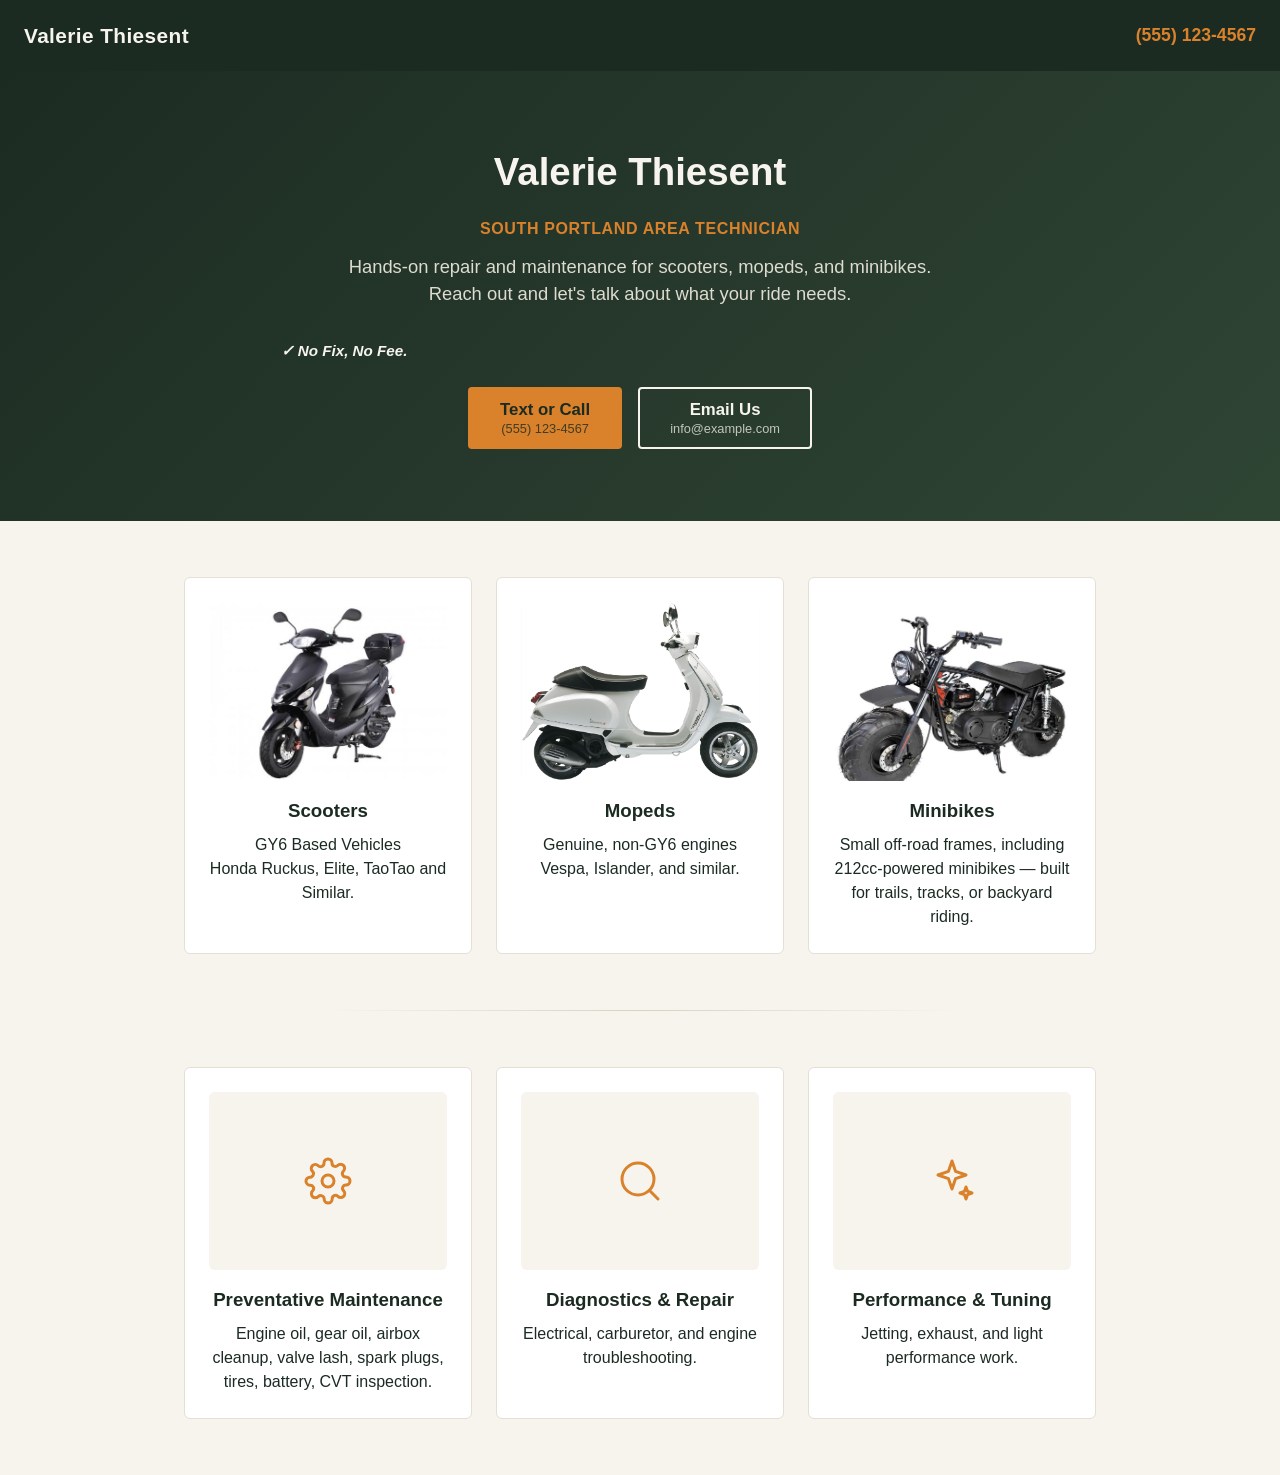
<file: index.html>
<!DOCTYPE html>
<html>
  <head>
    <meta http-equiv="refresh" content="0; url=https://valeriethiesent.github.io/repair/">
    <link rel="canonical" href="https://valeriethiesent.github.io/repair/">
  </head>
  <body>
  </body>
</html>
</file>
<file: repair/styles.css>
/* ===== Theme ===== */
:root {
  --header-green: #1c2b22;
  --panel-green: #2f4534;
  --accent: #d9822b;
  --light: #f7f4ee;
  --dark: #1c2b22;

  /* Layout breakpoints. Note: CSS custom properties can't be used
     inside @media conditions, so the @media rules below still use
     literal px values — keep them in sync with these by hand. */
  --bp-tablet: 960px;
  --bp-desktop: 1500px;
  --panel-width: 480px;
}

* { box-sizing: border-box; margin: 0; padding: 0; }
body {
  font-family: -apple-system, BlinkMacSystemFont, "Segoe UI", Roboto, Arial, sans-serif;
  color: var(--dark);
  background: var(--light);
  line-height: 1.5;
}
header {
  background: var(--header-green);
  color: var(--light);
  padding: 1.25rem 1.5rem;
  display: flex;
  justify-content: space-between;
  align-items: center;
  flex-wrap: wrap;
  gap: 0.5rem;
}
header .logo {
  font-size: 1.3rem;
  font-weight: 700;
  letter-spacing: 0.02em;
}
header a.phone {
  color: var(--accent);
  font-weight: 700;
  text-decoration: none;
  font-size: 1.1rem;
}
.hero {
  text-align: center;
  padding: 4.5rem 1.5rem;
  background: linear-gradient(135deg, var(--header-green), var(--panel-green));
  color: var(--light);
}
.hero h1 {
  font-size: 2.4rem;
  margin-bottom: 1rem;
}
.hero p {
  font-size: 1.15rem;
  max-width: 40rem;
  margin: 0 auto 2rem;
  color: #dedbd0;
}
.hero p.tagline {
  font-size: 1rem;
  font-weight: 600;
  letter-spacing: 0.04em;
  text-transform: uppercase;
  color: var(--accent);
  margin-bottom: 0.75rem;
}
.hero p.promise {
  font-size: 0.95rem;
  font-weight: 600;
  font-style: italic;
  color: var(--light);
  margin: 0 0 1.5rem;
}
.btn {
  display: inline-flex;
  flex-direction: column;
  align-items: center;
  background: var(--accent);
  color: #1c2b22;
  font-weight: 700;
  padding: 0.75rem 2rem;
  border-radius: 4px;
  text-decoration: none;
  font-size: 1.05rem;
  line-height: 1.3;
}
.btn small {
  font-weight: 500;
  font-size: 0.8rem;
  opacity: 0.8;
}
.btn:hover { background: #c9721f; }
.btn-secondary {
  background: transparent;
  color: var(--light);
  border: 2px solid var(--light);
  padding: calc(0.75rem - 2px) calc(2rem - 2px);
}
.btn-secondary small { opacity: 0.75; }
.btn-secondary:hover {
  background: rgba(247, 244, 238, 0.1);
}
.btn-group {
  display: flex;
  justify-content: center;
  flex-wrap: wrap;
  gap: 1rem;
}
section {
  max-width: 60rem;
  margin: 0 auto;
  padding: 3.5rem 1.5rem;
}
h2 {
  font-size: 1.7rem;
  margin-bottom: 1.5rem;
  text-align: center;
}
.services {
  display: grid;
  grid-template-columns: repeat(3, 1fr);
  gap: 1.5rem;
}
.service-card {
  background: #fff;
  border: 1px solid #e5e0d5;
  border-radius: 6px;
  padding: 1.5rem;
  text-align: center;
}
.service-card h3 {
  margin-bottom: 0.5rem;
  color: var(--dark);
}
.card-photo {
  aspect-ratio: 4 / 3;
  border-radius: 6px;
  overflow: hidden;
  margin-bottom: 1rem;
}
.card-photo img {
  width: 100%;
  height: 100%;
  object-fit: cover;
  display: block;
}
.card-photo-placeholder {
  display: flex;
  align-items: center;
  justify-content: center;
  background: var(--light);
}
.card-photo-placeholder svg {
  width: 3rem;
  height: 3rem;
  stroke: var(--accent);
}
.feature-card {
  background: #fff;
  border: 1px solid #e5e0d5;
  border-radius: 6px;
  padding: 1.5rem;
  text-align: center;
}
.feature-card h3 {
  margin-bottom: 0.5rem;
  color: var(--dark);
}
@media (max-width: 960px) { /* mirrors --bp-tablet */
  .services {
    grid-template-columns: 1fr;
    gap: 0.75rem;
  }
  .service-card {
    display: flex;
    align-items: center;
    gap: 1rem;
    text-align: left;
    padding: 0.75rem;
  }
  .card-photo {
    width: 90px;
    aspect-ratio: auto;
    flex-shrink: 0;
    margin-bottom: 0;
  }
  .card-photo img {
    height: auto;
  }
  .card-photo-placeholder {
    aspect-ratio: 1 / 1;
  }
}
.divider {
  border: none;
  height: 1px;
  max-width: 40rem;
  margin: 0 auto;
  background: linear-gradient(90deg, transparent, #d8d2c4, transparent);
}

@media (min-width: 1500px) and (min-height: 720px) and (orientation: landscape) { /* mirrors --bp-desktop */
  body {
    display: flex;
    flex-direction: column;
    height: 100vh;
    overflow: hidden;
  }
  .layout {
    display: flex;
    flex: 1;
    min-height: 0;
    width: 100%;
    max-width: var(--bp-desktop);
    margin: 0 auto;
  }
  header {
    padding-left: max(1.5rem, calc((100vw - var(--bp-desktop)) / 2));
    padding-right: max(1.5rem, calc((100vw - var(--bp-desktop)) / 2));
  }
  .bio-panel {
    position: relative;
    flex: 0 0 40%;
    max-width: var(--panel-width);
    display: flex;
    flex-direction: column;
    justify-content: center;
    padding: 3rem;
    background-image: linear-gradient(135deg, var(--header-green), var(--panel-green));
    background-repeat: no-repeat;
    background-size: calc(var(--panel-width) + max(0px, (100vw - var(--bp-desktop)) / 2)) 100%;
    background-position: right top;
  }
  .bio-panel::before {
    content: "";
    position: absolute;
    top: 0;
    bottom: 0;
    right: 100%;
    width: max(0px, calc((100vw - var(--bp-desktop)) / 2));
    background-image: linear-gradient(135deg, var(--header-green), var(--panel-green));
    background-repeat: no-repeat;
    background-size: calc(var(--panel-width) + max(0px, (100vw - var(--bp-desktop)) / 2)) 100%;
    background-position: left top;
  }
  .bio-panel .hero {
    background: none;
    padding: 0;
    text-align: left;
  }
  .bio-panel .hero p {
    margin: 0 0 1.5rem 0;
  }
  .bio-panel .btn-group {
    justify-content: flex-start;
  }
  .content-panel {
    flex: 1;
    min-height: 0;
    overflow-y: auto;
  }
}
</file>
